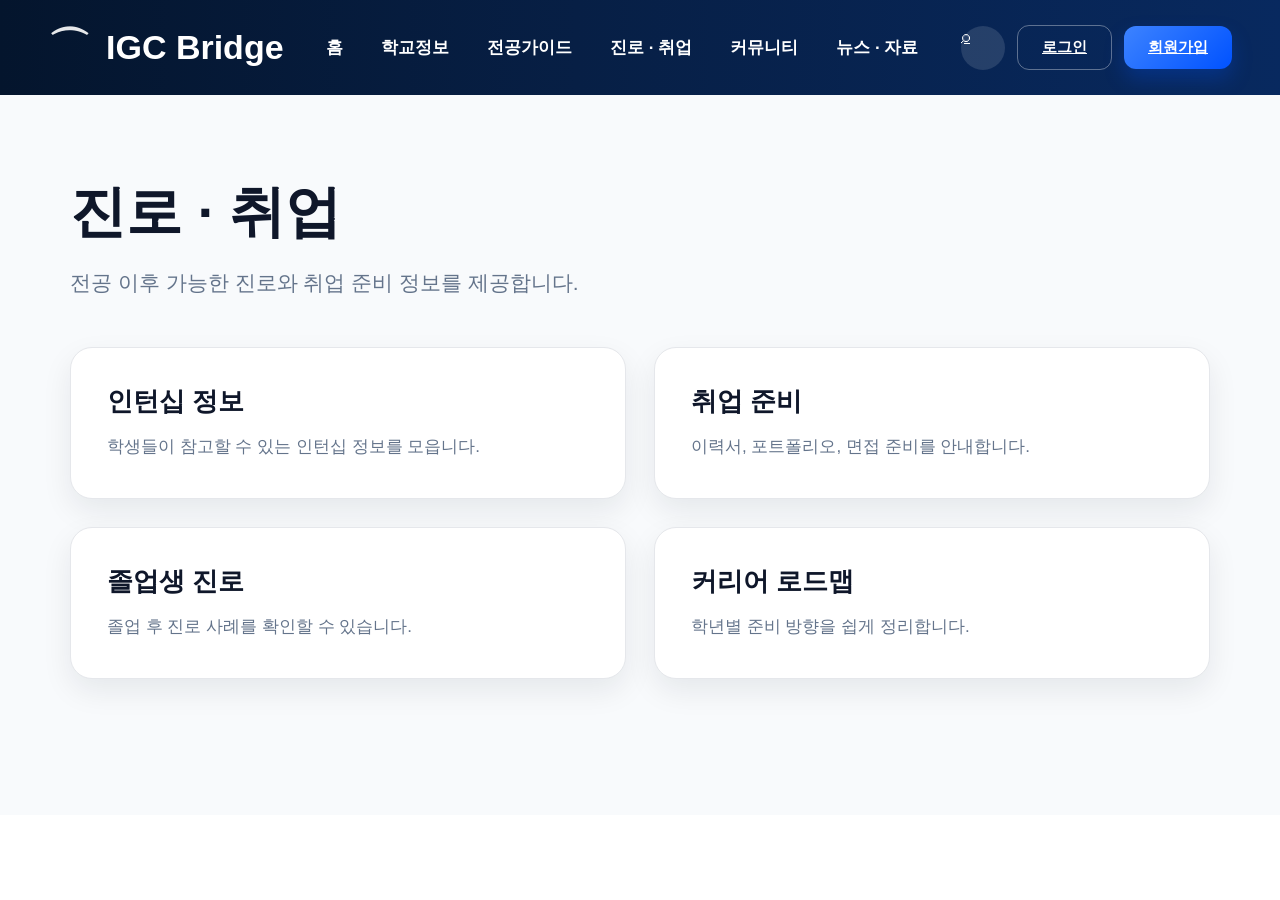
<file: career.html>
<!DOCTYPE html>
<html lang="ko">
<head>
  <meta charset="UTF-8">
  <meta name="viewport" content="width=device-width, initial-scale=1.0">
  <title>진로 · 취업 | IGC Bridge</title>
  <link rel="stylesheet" href="style.css">
</head>
<body>
<div class="page-frame">
  <header class="navbar">
    <div class="logo"><div class="logo-icon">⌒</div><span>IGC Bridge</span></div>
    <nav class="nav-menu">
      <a href="index.html">홈</a>
      <a href="schools.html">학교정보</a>
      <a href="major.html">전공가이드</a>
      <a href="career.html">진로 · 취업</a>
      <a href="community.html">커뮤니티</a>
      <a href="news.html">뉴스 · 자료</a>
    </nav>
    <div class="nav-actions">
      <a href="search.html" class="search-btn">⌕</a>
      <a href="login.html" class="login-btn">로그인</a>
      <a href="signup.html" class="signup-btn">회원가입</a>
    </div>
  </header>

  <main class="sub-page">
    <h1>진로 · 취업</h1>
    <p>전공 이후 가능한 진로와 취업 준비 정보를 제공합니다.</p>

    <div class="sub-grid">
      <div class="sub-card"><h3>인턴십 정보</h3><p>학생들이 참고할 수 있는 인턴십 정보를 모읍니다.</p></div>
      <div class="sub-card"><h3>취업 준비</h3><p>이력서, 포트폴리오, 면접 준비를 안내합니다.</p></div>
      <div class="sub-card"><h3>졸업생 진로</h3><p>졸업 후 진로 사례를 확인할 수 있습니다.</p></div>
      <div class="sub-card"><h3>커리어 로드맵</h3><p>학년별 준비 방향을 쉽게 정리합니다.</p></div>
    </div>
  </main>
</div>
</body>
</html>
</file>
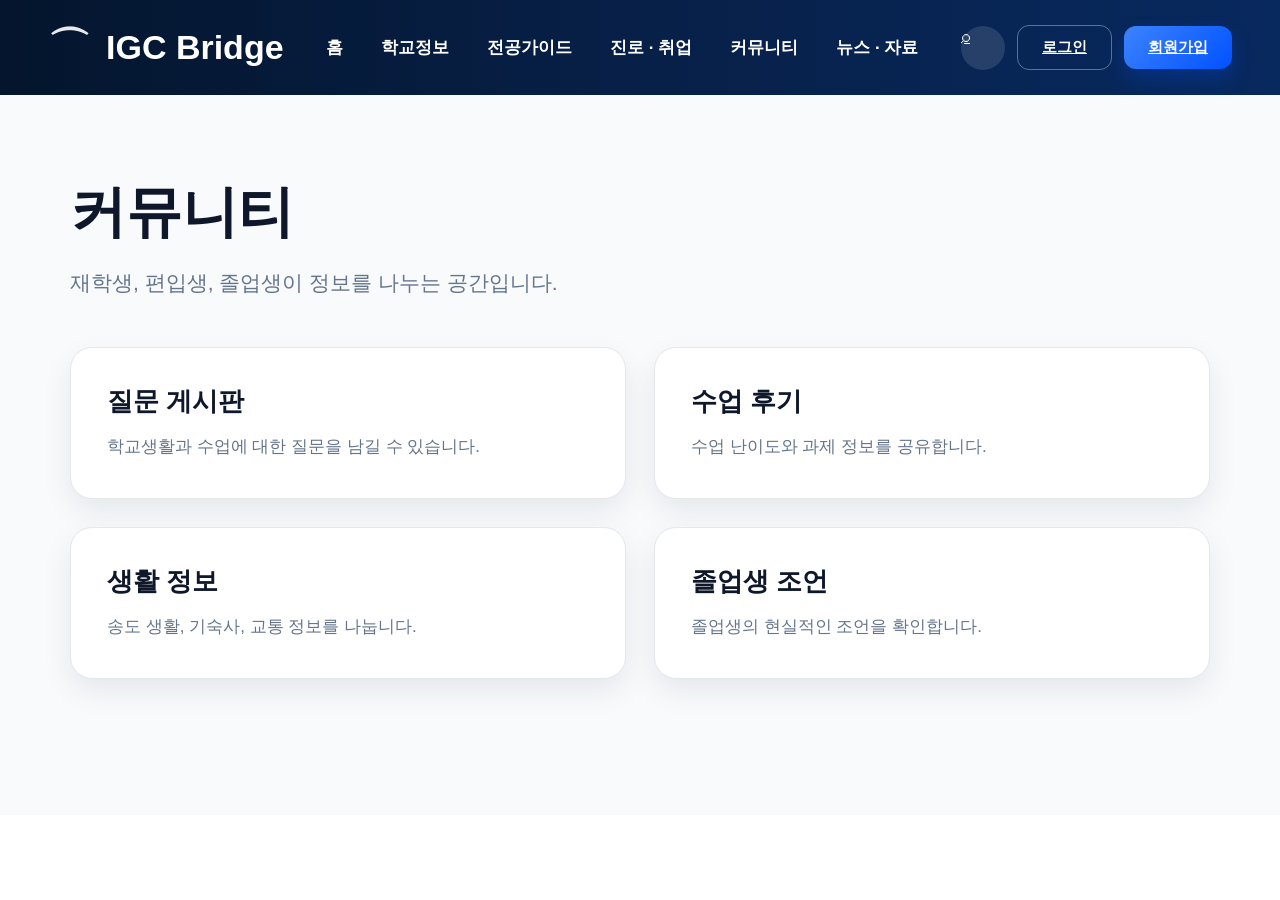
<file: community.html>
<!DOCTYPE html>
<html lang="ko">
<head>
  <meta charset="UTF-8">
  <meta name="viewport" content="width=device-width, initial-scale=1.0">
  <title>커뮤니티 | IGC Bridge</title>
  <link rel="stylesheet" href="style.css">
</head>
<body>
<div class="page-frame">
  <header class="navbar">
    <div class="logo"><div class="logo-icon">⌒</div><span>IGC Bridge</span></div>
    <nav class="nav-menu">
      <a href="index.html">홈</a>
      <a href="schools.html">학교정보</a>
      <a href="major.html">전공가이드</a>
      <a href="career.html">진로 · 취업</a>
      <a href="community.html">커뮤니티</a>
      <a href="news.html">뉴스 · 자료</a>
    </nav>
    <div class="nav-actions">
      <a href="search.html" class="search-btn">⌕</a>
      <a href="login.html" class="login-btn">로그인</a>
      <a href="signup.html" class="signup-btn">회원가입</a>
    </div>
  </header>

  <main class="sub-page">
    <h1>커뮤니티</h1>
    <p>재학생, 편입생, 졸업생이 정보를 나누는 공간입니다.</p>

    <div class="sub-grid">
      <div class="sub-card"><h3>질문 게시판</h3><p>학교생활과 수업에 대한 질문을 남길 수 있습니다.</p></div>
      <div class="sub-card"><h3>수업 후기</h3><p>수업 난이도와 과제 정보를 공유합니다.</p></div>
      <div class="sub-card"><h3>생활 정보</h3><p>송도 생활, 기숙사, 교통 정보를 나눕니다.</p></div>
      <div class="sub-card"><h3>졸업생 조언</h3><p>졸업생의 현실적인 조언을 확인합니다.</p></div>
    </div>
  </main>
</div>
</body>
</html>
</file>
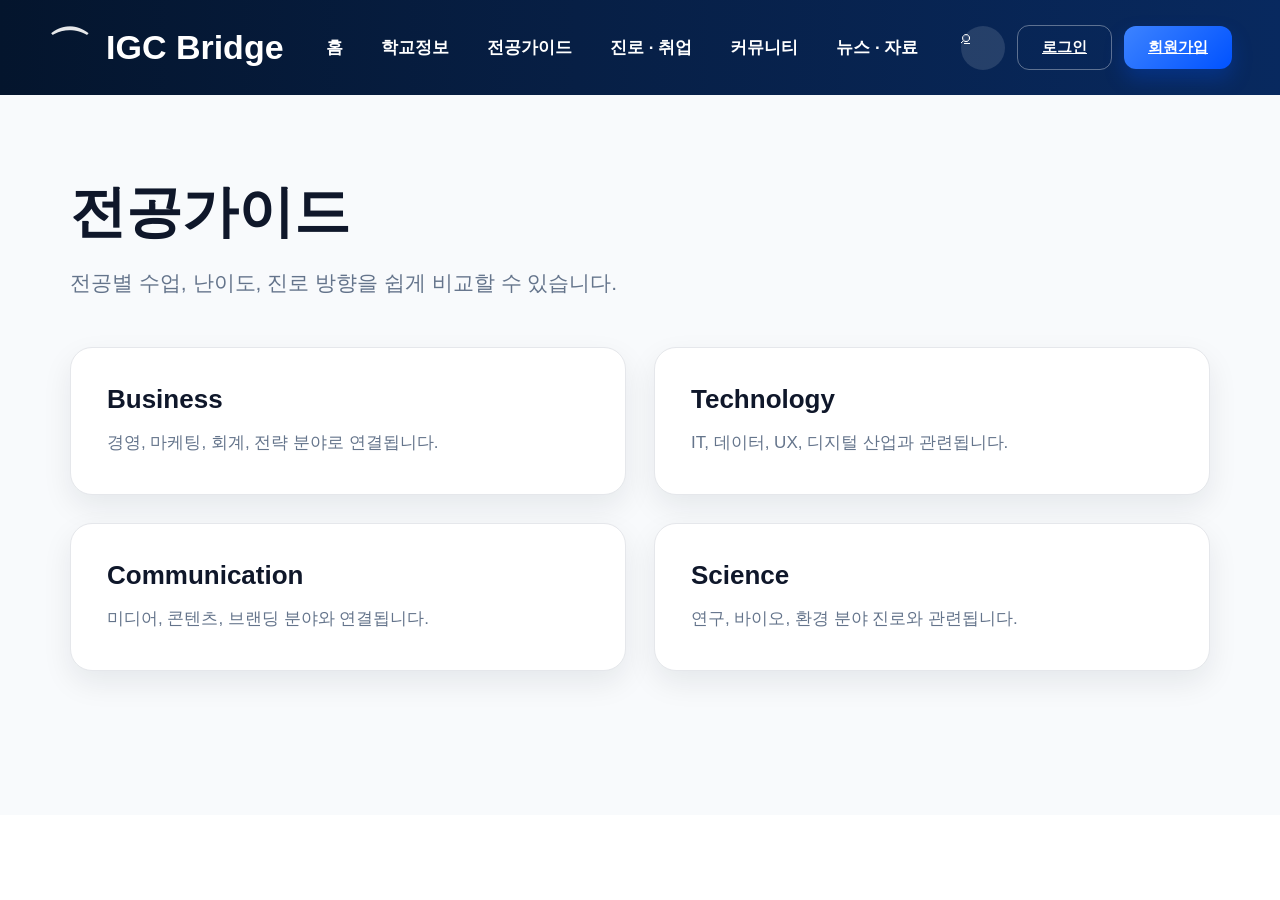
<file: major.html>
<!DOCTYPE html>
<html lang="ko">
<head>
  <meta charset="UTF-8">
  <meta name="viewport" content="width=device-width, initial-scale=1.0">
  <title>전공가이드 | IGC Bridge</title>
  <link rel="stylesheet" href="style.css">
</head>
<body>
<div class="page-frame">
  <header class="navbar">
    <div class="logo"><div class="logo-icon">⌒</div><span>IGC Bridge</span></div>
    <nav class="nav-menu">
      <a href="index.html">홈</a>
      <a href="schools.html">학교정보</a>
      <a href="major.html">전공가이드</a>
      <a href="career.html">진로 · 취업</a>
      <a href="community.html">커뮤니티</a>
      <a href="news.html">뉴스 · 자료</a>
    </nav>
    <div class="nav-actions">
      <a href="search.html" class="search-btn">⌕</a>
      <a href="login.html" class="login-btn">로그인</a>
      <a href="signup.html" class="signup-btn">회원가입</a>
    </div>
  </header>

  <main class="sub-page">
    <h1>전공가이드</h1>
    <p>전공별 수업, 난이도, 진로 방향을 쉽게 비교할 수 있습니다.</p>

    <div class="sub-grid">
      <div class="sub-card"><h3>Business</h3><p>경영, 마케팅, 회계, 전략 분야로 연결됩니다.</p></div>
      <div class="sub-card"><h3>Technology</h3><p>IT, 데이터, UX, 디지털 산업과 관련됩니다.</p></div>
      <div class="sub-card"><h3>Communication</h3><p>미디어, 콘텐츠, 브랜딩 분야와 연결됩니다.</p></div>
      <div class="sub-card"><h3>Science</h3><p>연구, 바이오, 환경 분야 진로와 관련됩니다.</p></div>
    </div>
  </main>
</div>
</body>
</html>
</file>
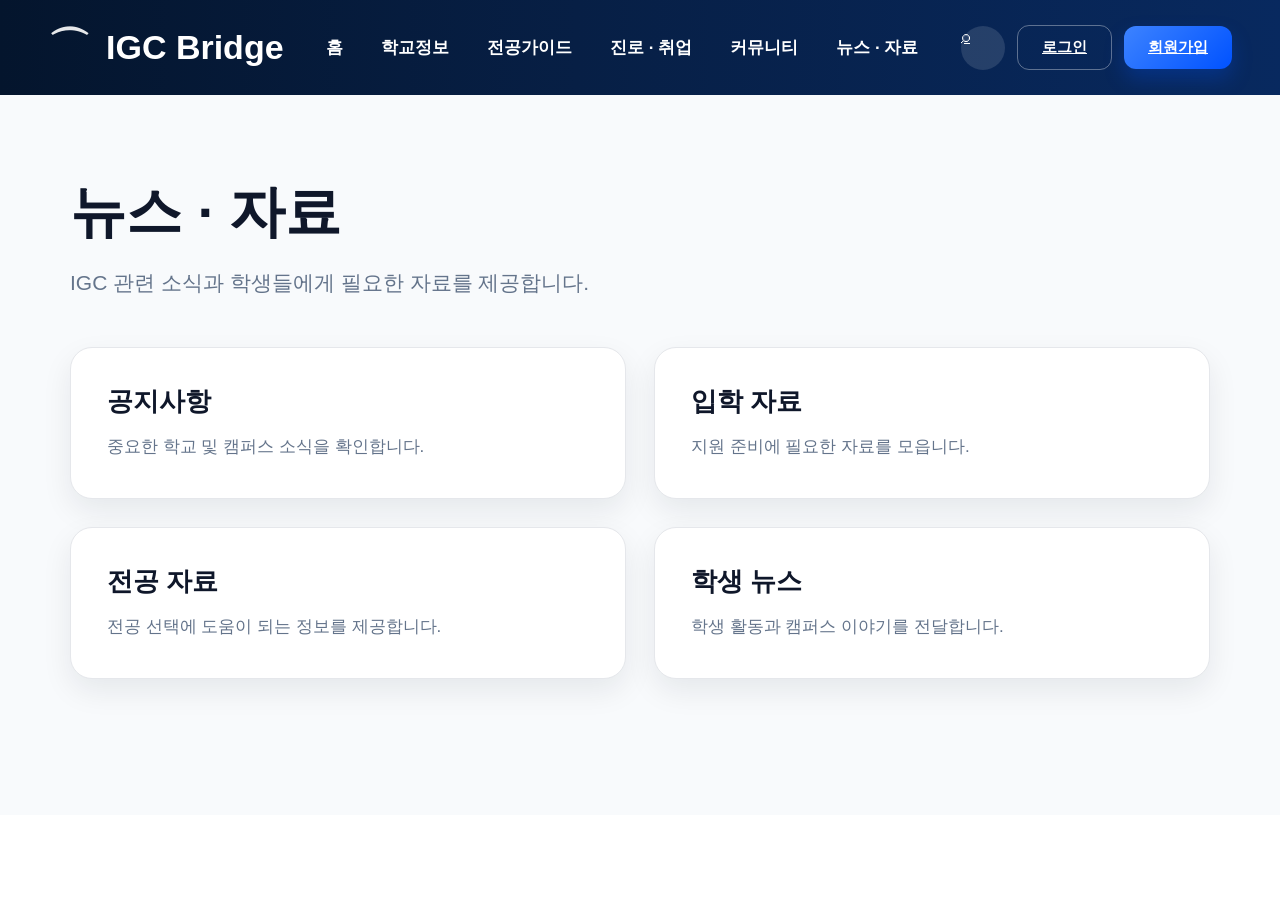
<file: news.html>
<!DOCTYPE html>
<html lang="ko">
<head>
  <meta charset="UTF-8">
  <meta name="viewport" content="width=device-width, initial-scale=1.0">
  <title>뉴스 · 자료 | IGC Bridge</title>
  <link rel="stylesheet" href="style.css">
</head>
<body>
<div class="page-frame">
  <header class="navbar">
    <div class="logo"><div class="logo-icon">⌒</div><span>IGC Bridge</span></div>
    <nav class="nav-menu">
      <a href="index.html">홈</a>
      <a href="schools.html">학교정보</a>
      <a href="major.html">전공가이드</a>
      <a href="career.html">진로 · 취업</a>
      <a href="community.html">커뮤니티</a>
      <a href="news.html">뉴스 · 자료</a>
    </nav>
    <div class="nav-actions">
      <a href="search.html" class="search-btn">⌕</a>
      <a href="login.html" class="login-btn">로그인</a>
      <a href="signup.html" class="signup-btn">회원가입</a>
    </div>
  </header>

  <main class="sub-page">
    <h1>뉴스 · 자료</h1>
    <p>IGC 관련 소식과 학생들에게 필요한 자료를 제공합니다.</p>

    <div class="sub-grid">
      <div class="sub-card"><h3>공지사항</h3><p>중요한 학교 및 캠퍼스 소식을 확인합니다.</p></div>
      <div class="sub-card"><h3>입학 자료</h3><p>지원 준비에 필요한 자료를 모읍니다.</p></div>
      <div class="sub-card"><h3>전공 자료</h3><p>전공 선택에 도움이 되는 정보를 제공합니다.</p></div>
      <div class="sub-card"><h3>학생 뉴스</h3><p>학생 활동과 캠퍼스 이야기를 전달합니다.</p></div>
    </div>
  </main>
</div>
</body>
</html>
</file>
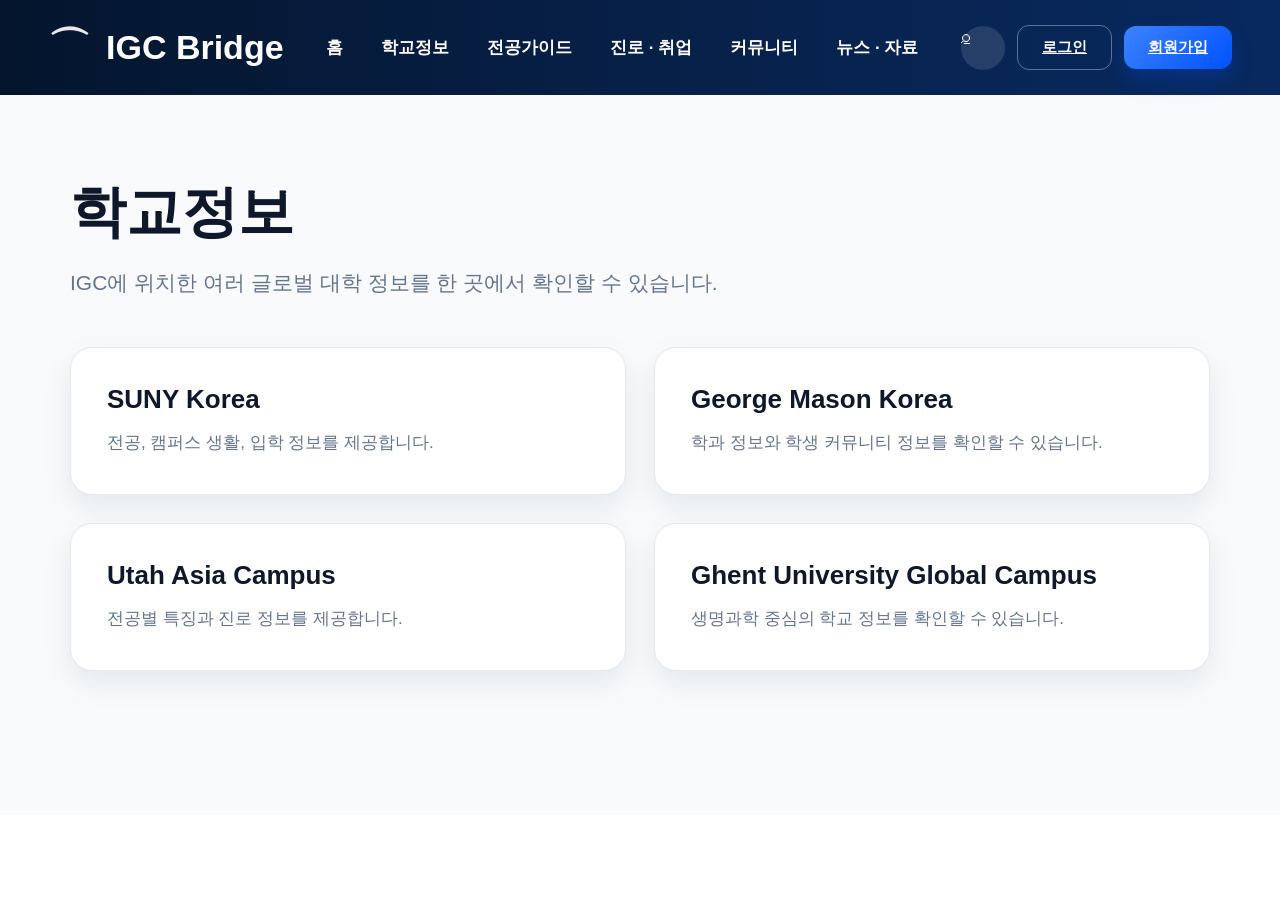
<file: schools.html>
<!DOCTYPE html>
<html lang="ko">
<head>
  <meta charset="UTF-8">
  <meta name="viewport" content="width=device-width, initial-scale=1.0">
  <title>학교정보 | IGC Bridge</title>
  <link rel="stylesheet" href="style.css">
</head>
<body>
<div class="page-frame">
  <header class="navbar">
    <div class="logo"><div class="logo-icon">⌒</div><span>IGC Bridge</span></div>
    <nav class="nav-menu">
      <a href="index.html">홈</a>
      <a href="schools.html">학교정보</a>
      <a href="major.html">전공가이드</a>
      <a href="career.html">진로 · 취업</a>
      <a href="community.html">커뮤니티</a>
      <a href="news.html">뉴스 · 자료</a>
    </nav>
    <div class="nav-actions">
      <a href="search.html" class="search-btn">⌕</a>
      <a href="login.html" class="login-btn">로그인</a>
      <a href="signup.html" class="signup-btn">회원가입</a>
    </div>
  </header>

  <main class="sub-page">
    <h1>학교정보</h1>
    <p>IGC에 위치한 여러 글로벌 대학 정보를 한 곳에서 확인할 수 있습니다.</p>

    <div class="sub-grid">
      <div class="sub-card"><h3>SUNY Korea</h3><p>전공, 캠퍼스 생활, 입학 정보를 제공합니다.</p></div>
      <div class="sub-card"><h3>George Mason Korea</h3><p>학과 정보와 학생 커뮤니티 정보를 확인할 수 있습니다.</p></div>
      <div class="sub-card"><h3>Utah Asia Campus</h3><p>전공별 특징과 진로 정보를 제공합니다.</p></div>
      <div class="sub-card"><h3>Ghent University Global Campus</h3><p>생명과학 중심의 학교 정보를 확인할 수 있습니다.</p></div>
    </div>
  </main>
</div>
</body>
</html>
</file>
<file: style.css>
* {
  margin: 0;
  padding: 0;
  box-sizing: border-box;
}

html {
  scroll-behavior: smooth;
}

body {
  font-family: 'Noto Sans KR', sans-serif;
  background: #ffffff;
  padding: 0;
  margin: 0;
  color: #111827;
}

.page-frame {
  width: 100%;
  min-height: 100vh;
  background: #ffffff;
  overflow: hidden;
}

/* =========================
   NAVBAR
========================= */

.navbar {
  height: 95px;
  background: linear-gradient(
    90deg,
    #04152d 0%,
    #071f45 45%,
    #08295f 100%
  );

  display: flex;
  align-items: center;
  justify-content: space-between;

  padding: 0 48px;
}

.logo {
  display: flex;
  align-items: center;
  gap: 14px;

  color: white;
  font-size: 34px;
  font-weight: 800;
}

.logo-icon {
  font-size: 42px;
  opacity: .9;
}

.nav-menu {
  display: flex;
  align-items: center;
  gap: 38px;
}

.nav-menu a {
  text-decoration: none;
  color: white;
  font-size: 17px;
  font-weight: 600;
  transition: .25s;
}

.nav-menu a:hover {
  opacity: .7;
}

.nav-actions {
  display: flex;
  align-items: center;
  gap: 12px;
}

.search-btn {
  width: 44px;
  height: 44px;
  border-radius: 50%;
  border: none;
  cursor: pointer;
  background: rgba(255,255,255,.12);
  color: white;
  font-size: 18px;
}

.login-btn {
  border: 1px solid rgba(255,255,255,.35);
  background: transparent;
  color: white;

  padding: 12px 24px;
  border-radius: 12px;

  font-size: 15px;
  font-weight: 600;

  cursor: pointer;
}

.signup-btn {
  border: none;
  background: linear-gradient(
    135deg,
    #3d83ff,
    #0052ff
  );

  color: white;

  padding: 12px 24px;
  border-radius: 12px;

  font-size: 15px;
  font-weight: 700;

  cursor: pointer;

  box-shadow:
    0 10px 20px rgba(0,82,255,.25);
}

/* =========================
   HERO
========================= */

.hero {
  position: relative;
  min-height: 850px;
  overflow: hidden;
}

.hero-bg {
  position: absolute;
  inset: 0;

  background:
    linear-gradient(
      90deg,
      rgba(255,255,255,.98) 0%,
      rgba(255,255,255,.95) 30%,
      rgba(255,255,255,.45) 55%,
      rgba(255,255,255,.10) 100%
    ),
   url("/Mpact/hero.jpg");

  background-size: cover;
  background-position: center;
}

.hero-content {
  position: relative;
  z-index: 2;

  width: 50%;

  padding-top: 95px;
  padding-left: 60px;
}

.hero-content h1 {
  font-size: 70px;
  line-height: 1.25;
  font-weight: 900;
  letter-spacing: -2px;
  color: #111827;
}

.hero-content span {
  color: #1d5cff;
}

.hero-content p {
  margin-top: 34px;

  color: #6b7280;
  font-size: 23px;
  line-height: 1.8;
  font-weight: 500;
}

.hero-buttons {
  margin-top: 35px;

  display: flex;
  gap: 18px;
}

.primary-btn {
  text-decoration: none;

  background: linear-gradient(
    135deg,
    #3b82f6,
    #004fff
  );

  color: white;

  padding: 18px 34px;

  border-radius: 14px;

  font-weight: 700;
  font-size: 17px;

  box-shadow:
    0 10px 25px rgba(59,130,246,.25);
}

.secondary-btn {
  text-decoration: none;

  background: white;

  border: 2px solid #d7dce7;

  color: #1f2937;

  padding: 18px 34px;

  border-radius: 14px;

  font-size: 17px;
  font-weight: 700;
}

/* =========================
   FEATURE CARD
========================= */

.feature-card {
  position: absolute;
  left: 50%;
  transform: translateX(-50%);
  bottom: 35px;

  width: calc(100% - 40px);

  background: linear-gradient(
    135deg,
    #03152e,
    #041e47,
    #06295e
  );

  border-radius: 24px;

  display: flex;
  align-items: center;
  justify-content: space-between;

  padding: 40px 25px;

  z-index: 5;

  box-shadow:
    0 20px 40px rgba(0,0,0,.18);
}

.feature-item {
  flex: 1;
  text-align: center;
  color: white;
}

.feature-icon {
  font-size: 40px;
  margin-bottom: 16px;
}

.feature-item h3 {
  font-size: 24px;
  margin-bottom: 12px;
  font-weight: 700;
}

.feature-item p {
  color: rgba(255,255,255,.8);
  line-height: 1.7;
  font-size: 15px;
}

.divider {
  width: 1px;
  height: 120px;
  background: rgba(255,255,255,.15);
}

/* =========================
   RESPONSIVE
========================= */

@media (max-width: 1200px) {

  .hero-content h1 {
    font-size: 55px;
  }

  .nav-menu {
    gap: 20px;
  }

}

@media (max-width: 992px) {

  .navbar {
    flex-direction: column;
    height: auto;
    gap: 20px;
    padding: 25px;
  }

  .hero-content {
    width: 100%;
    padding: 50px 40px;
  }

  .feature-card {
    position: static;
    transform: none;

    width: 100%;

    border-radius: 0;

    flex-direction: column;
    gap: 25px;
  }

  .divider {
    display: none;
  }

  .hero {
    min-height: auto;
    padding-bottom: 0;
  }
}

@media (max-width: 768px) {

  body {
    padding: 10px;
  }

  .hero-content h1 {
    font-size: 42px;
  }

  .hero-content p {
    font-size: 18px;
  }

  .hero-buttons {
    flex-direction: column;
  }

  .nav-menu {
    flex-wrap: wrap;
    justify-content: center;
  }
}
.sub-page {
  min-height: 720px;
  padding: 80px 70px;
  background: #f8fafc;
}

.sub-page h1 {
  font-size: 56px;
  font-weight: 900;
  color: #0f172a;
  margin-bottom: 18px;
}

.sub-page > p {
  font-size: 21px;
  color: #64748b;
  margin-bottom: 50px;
}

.sub-grid {
  display: grid;
  grid-template-columns: repeat(2, 1fr);
  gap: 28px;
}

.sub-card {
  background: white;
  border-radius: 22px;
  padding: 36px;
  box-shadow: 0 12px 30px rgba(15, 23, 42, 0.08);
  border: 1px solid #e5e7eb;
}

.sub-card h3 {
  font-size: 26px;
  color: #0f172a;
  margin-bottom: 14px;
}

.sub-card p {
  font-size: 17px;
  color: #64748b;
  line-height: 1.7;
}
/* 화면 꽉 차게 수정 */
body {
  padding: 0;
  background: #eef3fa;
}

.page-frame {
  width: 100%;
  max-width: none;
  min-height: 100vh;
  border-radius: 0;
}

/* 로고 새 디자인 */
.logo {
  gap: 16px;
}

.bridge-logo {
  position: relative;
  width: 58px;
  height: 38px;
}

.bridge-arc {
  position: absolute;
  left: 3px;
  top: 6px;
  width: 52px;
  height: 24px;
  border-top: 7px solid white;
  border-radius: 60px 60px 0 0;
  transform: rotate(4deg);
}

.bridge-line {
  position: absolute;
  left: 8px;
  bottom: 4px;
  width: 44px;
  height: 4px;
  background: white;
  border-radius: 10px;
  opacity: 0.9;
}

/* 상단 여백 줄이기 */
.navbar {
  border-radius: 0;
}

/* 아이콘 크기 정리 */
.feature-icon {
  font-size: 42px;
  line-height: 1;
  margin-bottom: 18px;
}

/* 메인 화면도 더 꽉 차게 */
.hero {
  min-height: calc(100vh - 95px);
}

/* FINAL FIX - hero card position */
.hero {
  min-height: 980px !important;
  padding-bottom: 0 !important;
}

.hero-content {
  padding-top: 120px !important;
  padding-left: 70px !important;
}

.hero-buttons {
  margin-top: 40px !important;
  position: relative !important;
  z-index: 20 !important;
}

.feature-card {
  position: absolute !important;
  left: 50% !important;
  transform: translateX(-50%) !important;
  bottom: 40px !important;
  width: calc(100% - 80px) !important;
  z-index: 5 !important;
}
</file>
